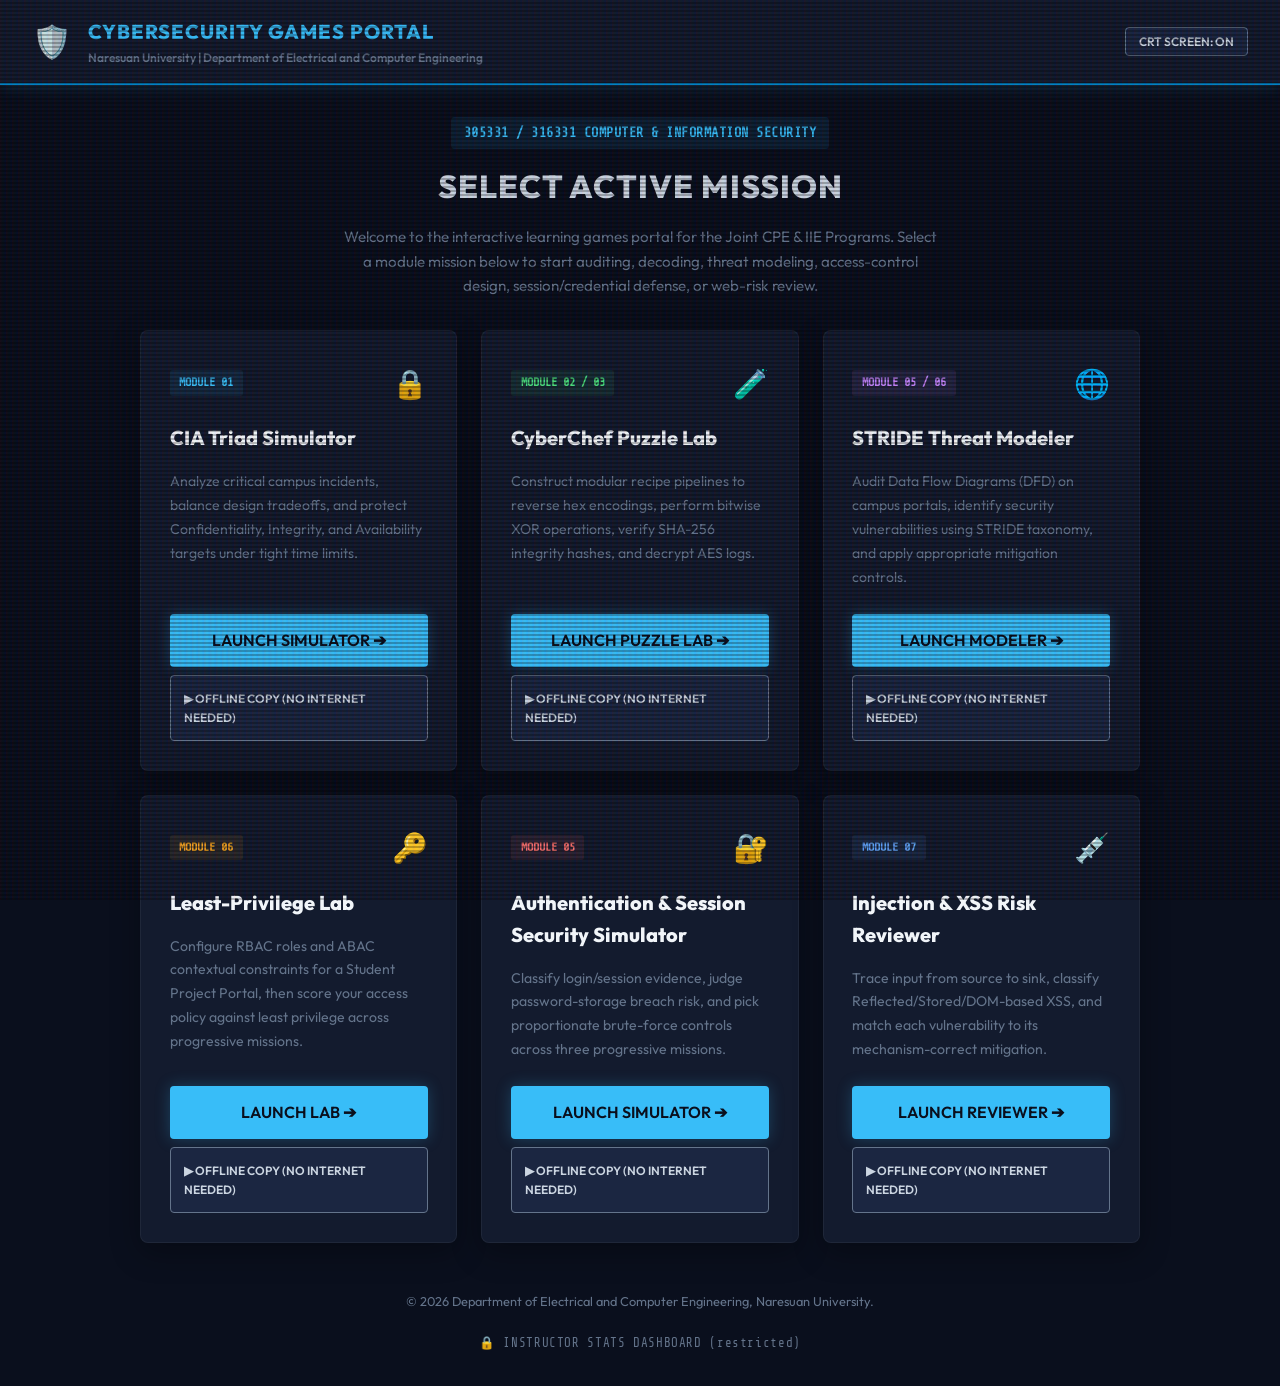
<file: index.html>
<!DOCTYPE html>
<html lang="en">
<head>
  <meta charset="UTF-8">
  <meta name="viewport" content="width=device-width, initial-scale=1.0">
  <title>CPE & IIE Cybersecurity Games Portal - Naresuan University</title>
  <link rel="stylesheet" href="styles.css">
  <link rel="preconnect" href="https://fonts.googleapis.com">
  <link rel="preconnect" href="https://fonts.gstatic.com" crossorigin>
  <link href="https://fonts.googleapis.com/css2?family=Outfit:wght@300;400;600;800&family=Share+Tech+Mono&display=swap" rel="stylesheet">
</head>
<body>
  <!-- Scanline CRT overlays -->
  <div class="scanlines"></div>
  <div class="flicker-overlay"></div>

  <!-- HEADER BAR -->
  <header class="main-header">
    <div class="header-brand">
      <span class="header-logo">🛡️</span>
      <div>
        <h1 class="header-title">CYBERSECURITY GAMES PORTAL</h1>
        <p class="header-subtitle">Naresuan University | Department of Electrical and Computer Engineering</p>
      </div>
    </div>
    <div class="header-controls">
      <button id="scanline-toggle-btn" class="btn btn-secondary btn-sm">CRT SCREEN: ON</button>
    </div>
  </header>

  <main class="main-container">
    <div class="portal-box">
      <div class="portal-header">
        <div class="portal-badge">305331 / 316331 COMPUTER & INFORMATION SECURITY</div>
        <h2 class="portal-title">SELECT ACTIVE MISSION</h2>
        <p class="portal-desc">
          Welcome to the interactive learning games portal for the Joint CPE & IIE Programs. Select a module mission below to start auditing, decoding, threat modeling, access-control design, session/credential defense, or web-risk review.
        </p>
      </div>

      <!-- Games Grid -->
      <div class="games-grid">
        
        <!-- CARD 1: CIA TRIAD -->
        <div class="game-card">
          <div class="game-card-header">
            <span class="card-badge bg-cyan">MODULE 01</span>
            <span class="card-icon">🔒</span>
          </div>
          <h3 class="card-title">CIA Triad Simulator</h3>
          <p class="card-desc">
            Analyze critical campus incidents, balance design tradeoffs, and protect Confidentiality, Integrity, and Availability targets under tight time limits.
          </p>
          <div class="card-footer">
            <a href="https://panupongsk-cyber.github.io/cia-triad-cybersecurity-game/" class="btn btn-primary btn-block" target="_blank">
              LAUNCH SIMULATOR ➔
            </a>
            <a href="../cia-triad-game/index.html" class="btn btn-secondary btn-block btn-sm" style="margin-top: 0.5rem;" target="_blank">
              ▶ OFFLINE COPY (no internet needed)
            </a>
          </div>
        </div>

        <!-- CARD 2: CYBERCHEF PUZZLE LAB -->
        <div class="game-card">
          <div class="game-card-header">
            <span class="card-badge bg-green">MODULE 02 / 03</span>
            <span class="card-icon">🧪</span>
          </div>
          <h3 class="card-title">CyberChef Puzzle Lab</h3>
          <p class="card-desc">
            Construct modular recipe pipelines to reverse hex encodings, perform bitwise XOR operations, verify SHA-256 integrity hashes, and decrypt AES logs.
          </p>
          <div class="card-footer">
            <a href="https://panupongsk-cyber.github.io/cyberchef-puzzle-lab/" class="btn btn-primary btn-block" target="_blank">
              LAUNCH PUZZLE LAB ➔
            </a>
            <a href="../cyberchef-puzzle-lab/index.html" class="btn btn-secondary btn-block btn-sm" style="margin-top: 0.5rem;" target="_blank">
              ▶ OFFLINE COPY (no internet needed)
            </a>
          </div>
        </div>

        <!-- CARD 3: STRIDE THREAT MODELER -->
        <div class="game-card">
          <div class="game-card-header">
            <span class="card-badge bg-purple">MODULE 05 / 06</span>
            <span class="card-icon">🌐</span>
          </div>
          <h3 class="card-title">STRIDE Threat Modeler</h3>
          <p class="card-desc">
            Audit Data Flow Diagrams (DFD) on campus portals, identify security vulnerabilities using STRIDE taxonomy, and apply appropriate mitigation controls.
          </p>
          <div class="card-footer">
            <a href="https://panupongsk-cyber.github.io/stride-threat-modeler/" class="btn btn-primary btn-block" target="_blank">
              LAUNCH MODELER ➔
            </a>
            <a href="../stride-threat-modeler/index.html" class="btn btn-secondary btn-block btn-sm" style="margin-top: 0.5rem;" target="_blank">
              ▶ OFFLINE COPY (no internet needed)
            </a>
          </div>
        </div>

        <!-- CARD 4: LEAST-PRIVILEGE LAB -->
        <div class="game-card">
          <div class="game-card-header">
            <span class="card-badge bg-amber">MODULE 06</span>
            <span class="card-icon">🔑</span>
          </div>
          <h3 class="card-title">Least-Privilege Lab</h3>
          <p class="card-desc">
            Configure RBAC roles and ABAC contextual constraints for a Student Project Portal, then score your access policy against least privilege across progressive missions.
          </p>
          <div class="card-footer">
            <a href="https://panupongsk-cyber.github.io/least-privilege-lab/" class="btn btn-primary btn-block" target="_blank">
              LAUNCH LAB ➔
            </a>
            <a href="../least-privilege-lab/index.html" class="btn btn-secondary btn-block btn-sm" style="margin-top: 0.5rem;" target="_blank">
              ▶ OFFLINE COPY (no internet needed)
            </a>
          </div>
        </div>

        <!-- CARD 5: AUTHENTICATION & SESSION SECURITY SIMULATOR -->
        <div class="game-card">
          <div class="game-card-header">
            <span class="card-badge bg-red">MODULE 05</span>
            <span class="card-icon">🔐</span>
          </div>
          <h3 class="card-title">Authentication &amp; Session Security Simulator</h3>
          <p class="card-desc">
            Classify login/session evidence, judge password-storage breach risk, and pick proportionate brute-force controls across three progressive missions.
          </p>
          <div class="card-footer">
            <a href="https://panupongsk-cyber.github.io/auth-session-lab/" class="btn btn-primary btn-block" target="_blank">
              LAUNCH SIMULATOR ➔
            </a>
            <a href="../auth-session-lab/index.html" class="btn btn-secondary btn-block btn-sm" style="margin-top: 0.5rem;" target="_blank">
              ▶ OFFLINE COPY (no internet needed)
            </a>
          </div>
        </div>

        <!-- CARD 6: INJECTION & XSS RISK REVIEWER -->
        <div class="game-card">
          <div class="game-card-header">
            <span class="card-badge bg-blue">MODULE 07</span>
            <span class="card-icon">💉</span>
          </div>
          <h3 class="card-title">Injection &amp; XSS Risk Reviewer</h3>
          <p class="card-desc">
            Trace input from source to sink, classify Reflected/Stored/DOM-based XSS, and match each vulnerability to its mechanism-correct mitigation.
          </p>
          <div class="card-footer">
            <a href="https://panupongsk-cyber.github.io/injection-xss-reviewer/" class="btn btn-primary btn-block" target="_blank">
              LAUNCH REVIEWER ➔
            </a>
            <a href="../injection-xss-reviewer/index.html" class="btn btn-secondary btn-block btn-sm" style="margin-top: 0.5rem;" target="_blank">
              ▶ OFFLINE COPY (no internet needed)
            </a>
          </div>
        </div>

      </div>

      <footer class="portal-footer">
        © 2026 Department of Electrical and Computer Engineering, Naresuan University.
        <br><br>
        <a href="instructor.html" style="font-size:0.78rem; color:#64748b; text-decoration:none; font-family:'Share Tech Mono',monospace; letter-spacing:0.05em;">
          🔒 INSTRUCTOR STATS DASHBOARD (restricted)
        </a>
      </footer>
    </div>
  </main>

  <script src="app.js"></script>
</body>
</html>
</file>
<file: styles.css>
/* Root CSS Variables for cohesive styling system */
:root {
  --bg-primary: #0a0f1d;
  --bg-secondary: #131b2e;
  --bg-tertiary: #1b2641;
  --color-text: #cbd5e1;
  --color-text-muted: #64748b;
  --color-accent: #38bdf8;       /* cyan */
  --color-accent-dim: #0284c7;
  --color-green: #4ade80;        /* terminal green */
  --color-purple: #c084fc;      /* modules purple */
  --color-amber: #f5a524;       /* access-control amber */
  --color-red: #f87171;         /* session/credential red */
  --color-blue: #60a5fa;        /* web-risk blue */
  
  --font-sans: 'Outfit', -apple-system, sans-serif;
  --font-mono: 'Share Tech Mono', monospace;
  
  --shadow-neon: 0 0 15px rgba(56, 189, 248, 0.25);
  --glass-border: 1px solid rgba(255, 255, 255, 0.05);
}

/* Accessible/high-contrast override class */
body.no-scanlines {
  --bg-primary: #0f172a;
  --bg-secondary: #1e293b;
  --bg-tertiary: #334155;
  --color-text: #f8fafc;
  --color-text-muted: #94a3b8;
  --shadow-neon: none;
}

body.no-scanlines .scanlines,
body.no-scanlines .flicker-overlay {
  display: none !important;
}

body.no-scanlines * {
  text-shadow: none !important;
  animation: none !important;
}

/* Reset and Layout defaults */
* {
  box-sizing: border-box;
  margin: 0;
  padding: 0;
}

body {
  background-color: var(--bg-primary);
  color: var(--color-text);
  font-family: var(--font-sans);
  line-height: 1.6;
  overflow-x: hidden;
  height: 100vh;
  display: flex;
  flex-direction: column;
}

/* Retro screen overlays */
.scanlines {
  position: fixed;
  top: 0; left: 0; width: 100%; height: 100%;
  background: linear-gradient(
    rgba(18, 16, 16, 0) 50%, 
    rgba(0, 0, 0, 0.25) 50%
  ), linear-gradient(
    90deg, 
    rgba(255, 0, 0, 0.06), 
    rgba(0, 255, 0, 0.02), 
    rgba(0, 0, 255, 0.06)
  );
  background-size: 100% 4px, 6px 100%;
  z-index: 9999;
  pointer-events: none;
}

.flicker-overlay {
  position: fixed;
  top: 0; left: 0; width: 100%; height: 100%;
  background-color: rgba(18, 16, 16, 0.02);
  opacity: 0.15;
  z-index: 9998;
  pointer-events: none;
  animation: crt-flicker 0.15s infinite;
}

@keyframes crt-flicker {
  0% { opacity: 0.15; }
  50% { opacity: 0.18; }
  100% { opacity: 0.14; }
}

/* HEADER BAR */
.main-header {
  background-color: var(--bg-secondary);
  border-bottom: 2px solid var(--color-accent-dim);
  padding: 1rem 2rem;
  display: flex;
  justify-content: space-between;
  align-items: center;
  box-shadow: var(--shadow-neon);
}

.header-brand {
  display: flex;
  align-items: center;
  gap: 1rem;
}

.header-logo {
  font-size: 2rem;
  animation: pulse-glow 2s infinite alternate;
}

@keyframes pulse-glow {
  0% { transform: scale(1); filter: drop-shadow(0 0 2px var(--color-accent)); }
  100% { transform: scale(1.05); filter: drop-shadow(0 0 10px var(--color-accent)); }
}

.header-title {
  font-size: 1.25rem;
  font-weight: 800;
  letter-spacing: 1px;
  color: var(--color-accent);
}

.header-subtitle {
  font-size: 0.75rem;
  color: var(--color-text-muted);
  font-weight: 600;
}

.header-controls {
  display: flex;
  align-items: center;
  gap: 1rem;
}

/* Buttons System */
.btn {
  font-family: var(--font-sans);
  font-weight: 600;
  text-transform: uppercase;
  border-radius: 4px;
  border: 1px solid transparent;
  cursor: pointer;
  transition: all 0.2s ease;
  display: inline-flex;
  align-items: center;
  justify-content: center;
  text-decoration: none;
}

.btn-sm {
  padding: 0.4rem 0.8rem;
  font-size: 0.75rem;
}

.btn-block {
  width: 100%;
  padding: 0.8rem;
}

.btn-primary {
  background-color: var(--color-accent);
  color: var(--bg-primary);
  box-shadow: var(--shadow-neon);
}

.btn-primary:hover {
  background-color: #7dd3fc;
  transform: translateY(-2px);
  box-shadow: 0 0 20px rgba(56, 189, 248, 0.4);
}

.btn-secondary {
  background-color: var(--bg-tertiary);
  color: var(--color-text);
  border: 1px solid var(--color-text-muted);
}

.btn-secondary:hover {
  background-color: rgba(255, 255, 255, 0.05);
}

/* PORTAL LAYOUT */
.main-container {
  flex: 1;
  display: flex;
  justify-content: center;
  align-items: center;
  padding: 2rem;
}

.portal-box {
  width: 100%;
  max-width: 1000px;
  display: flex;
  flex-direction: column;
  gap: 2rem;
  animation: fade-in 0.5s ease-out;
}

@keyframes fade-in {
  0% { opacity: 0; transform: translateY(15px); }
  100% { opacity: 1; transform: translateY(0); }
}

.portal-header {
  text-align: center;
  display: flex;
  flex-direction: column;
  align-items: center;
  gap: 0.8rem;
}

.portal-badge {
  font-family: var(--font-mono);
  background-color: rgba(56, 189, 248, 0.1);
  color: var(--color-accent);
  display: inline-block;
  padding: 0.3rem 0.8rem;
  border-radius: 4px;
  font-size: 0.85rem;
  font-weight: 600;
  letter-spacing: 0.5px;
}

.portal-title {
  font-size: 2rem;
  font-weight: 800;
  letter-spacing: 1px;
}

.portal-desc {
  max-width: 600px;
  font-size: 0.95rem;
  color: var(--color-text-muted);
  line-height: 1.6;
}

/* Games Grid Layout */
.games-grid {
  display: grid;
  grid-template-columns: repeat(auto-fit, minmax(280px, 1fr));
  gap: 1.5rem;
}

/* Game Card elements */
.game-card {
  background-color: var(--bg-secondary);
  border: var(--glass-border);
  border-radius: 8px;
  padding: 1.8rem;
  display: flex;
  flex-direction: column;
  gap: 1rem;
  transition: all 0.3s cubic-bezier(0.16, 1, 0.3, 1);
  box-shadow: 0 10px 30px rgba(0, 0, 0, 0.3);
}

.game-card:hover {
  transform: translateY(-5px);
  border-color: var(--color-accent-dim);
  box-shadow: var(--shadow-neon);
}

.game-card-header {
  display: flex;
  justify-content: space-between;
  align-items: center;
}

.card-badge {
  font-family: var(--font-mono);
  font-size: 0.75rem;
  font-weight: 800;
  padding: 0.2rem 0.6rem;
  border-radius: 3px;
}

.bg-cyan {
  background-color: rgba(56, 189, 248, 0.1);
  color: var(--color-accent);
}

.bg-green {
  background-color: rgba(74, 222, 128, 0.1);
  color: var(--color-green);
}

.bg-purple {
  background-color: rgba(192, 132, 252, 0.1);
  color: var(--color-purple);
}

.bg-amber {
  background-color: rgba(245, 165, 36, 0.1);
  color: var(--color-amber);
}

.bg-red {
  background-color: rgba(248, 113, 113, 0.1);
  color: var(--color-red);
}

.bg-blue {
  background-color: rgba(96, 165, 250, 0.1);
  color: var(--color-blue);
}

.card-icon {
  font-size: 1.8rem;
}

.card-title {
  font-size: 1.25rem;
  font-weight: 800;
  color: #f1f5f9;
}

.card-desc {
  font-size: 0.88rem;
  color: var(--color-text-muted);
  line-height: 1.7;
  flex: 1;
}

.card-footer {
  margin-top: 0.5rem;
}

.portal-footer {
  text-align: center;
  font-size: 0.8rem;
  color: var(--color-text-muted);
  margin-top: 1rem;
}
</file>
